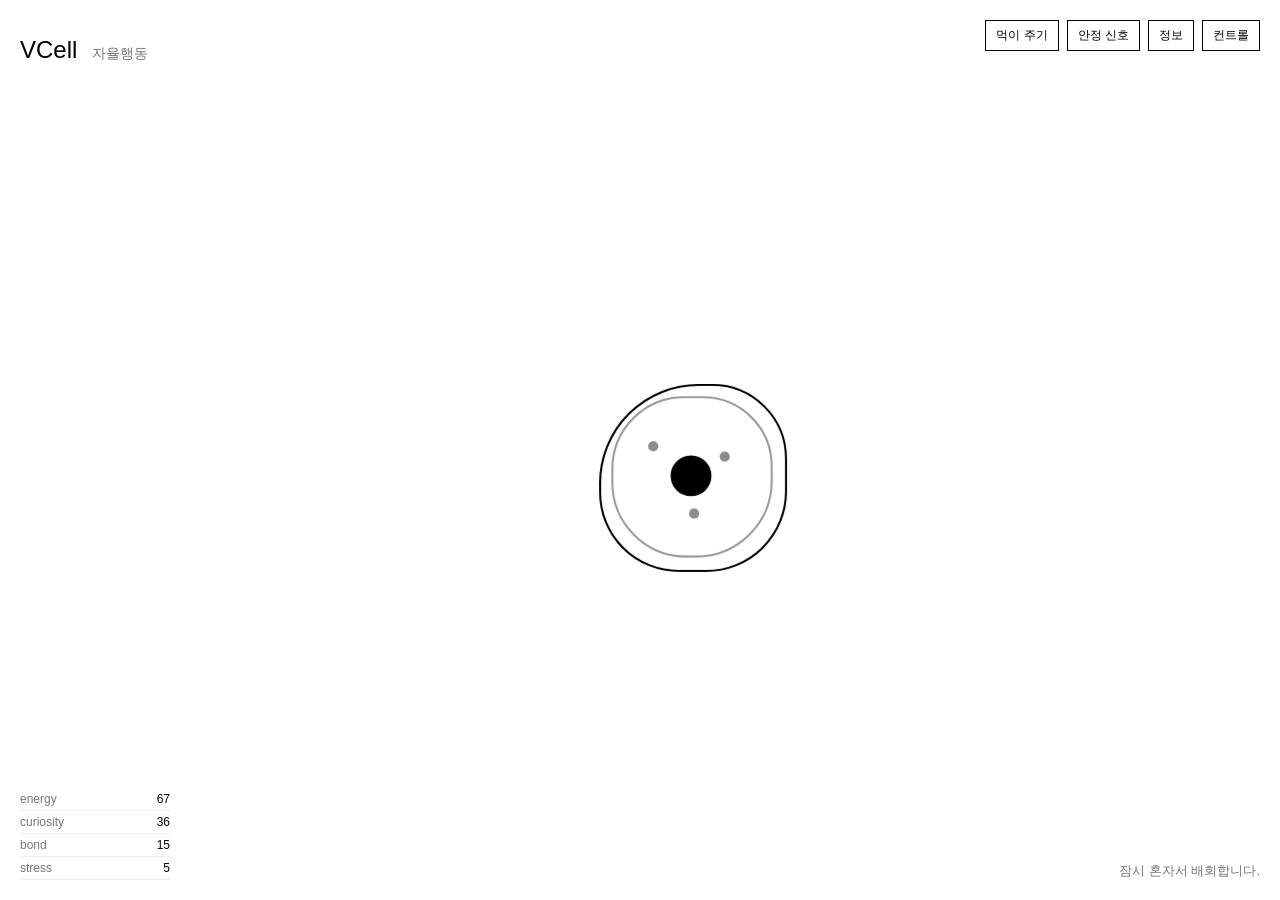
<file: vcell/index.html>
<!DOCTYPE html>
<html>
<head>
  <meta charset="UTF-8" />
  <meta name="viewport" content="width=device-width, initial-scale=1.0" />
  <title>VCell | 가상 세포</title>
  <link rel="stylesheet" href="./style.css" />
</head>
<body>
  <h1>VCell <em id="cellName" hidden></em> <span id="mood">차분함</span></h1>

  <div class="cell" id="cell">
    <div class="wall"></div>
    <div class="organelle a"></div>
    <div class="organelle b"></div>
    <div class="organelle c"></div>
    <div class="nucleus"></div>
  </div>

  <div class="status">
    <div class="stat-item" tabindex="0" data-tip="움직임과 반응 속도에 영향을 줍니다. 낮아지면 거의 움직이지 못합니다.">
      <span>energy</span><b id="energyText">72</b>
    </div>
    <div class="stat-item" tabindex="0" data-tip="낮아질수록 자율행동 경향이 커지고, 높을수록 움직임에 더 관심을 보입니다.">
      <span>curiosity</span><b id="curiosityText">38</b>
    </div>
    <div class="stat-item" tabindex="0" data-tip="사용자와의 유대감입니다. 일정 구간에서 마우스 쪽으로 가장 적극적으로 접근합니다.">
      <span>bond</span><b id="bondText">12</b>
    </div>
    <div class="stat-item" tabindex="0" data-tip="자극으로 인한 긴장도입니다. 높아지면 떨림과 회피 반응이 강해집니다.">
      <span>stress</span><b id="stressText">8</b>
    </div>
  </div>

  <p id="message">가까이 움직이고, 잠시 기다린 뒤 부드럽게 클릭해보세요.</p>

  <div class="controls">
    <button id="feedBtn">먹이 주기</button>
    <button id="sootheBtn">안정 신호</button>
    <button id="infoBtn" aria-expanded="false" aria-controls="infoPanel">정보</button>
    <button id="controlBtn" aria-expanded="false" aria-controls="controlPanel">컨트롤</button>

    <div class="info-popover" id="infoPanel" hidden>
      <strong>VCell 정보</strong>
      <p>VCell은 마우스 움직임과 신호에 반응하는 가상 세포입니다.</p>
      <p>더블클릭하면 burst 후 새로운 위치에서 다시 형성됩니다.</p>
      <p>스탯 위에 마우스를 올리면 각 수치의 역할을 볼 수 있습니다.</p>

      <div class="graph-block">
        <div class="graph-title">stat history</div>
        <canvas id="statGraph" width="220" height="92"></canvas>
        <div class="graph-legend">
          <span>energy</span>
          <span>curiosity</span>
          <span>bond</span>
          <span>stress</span>
        </div>
      </div>

      <div class="name-field">
        <label for="nameInput">이름</label>
        <input id="nameInput" maxlength="14" autocomplete="off" placeholder="이름 붙이기" />
        <button id="saveNameBtn">저장</button>
      </div>
    </div>

    <div class="control-popover" id="controlPanel" hidden>
      <button id="callBtn">호출 신호</button>
      <button id="observeBtn">관찰 모드</button>
      <button id="restBtn">휴식 명령</button>
    </div>
  </div>

  <script src="./script.js"></script>
</body>
</html>
</file>
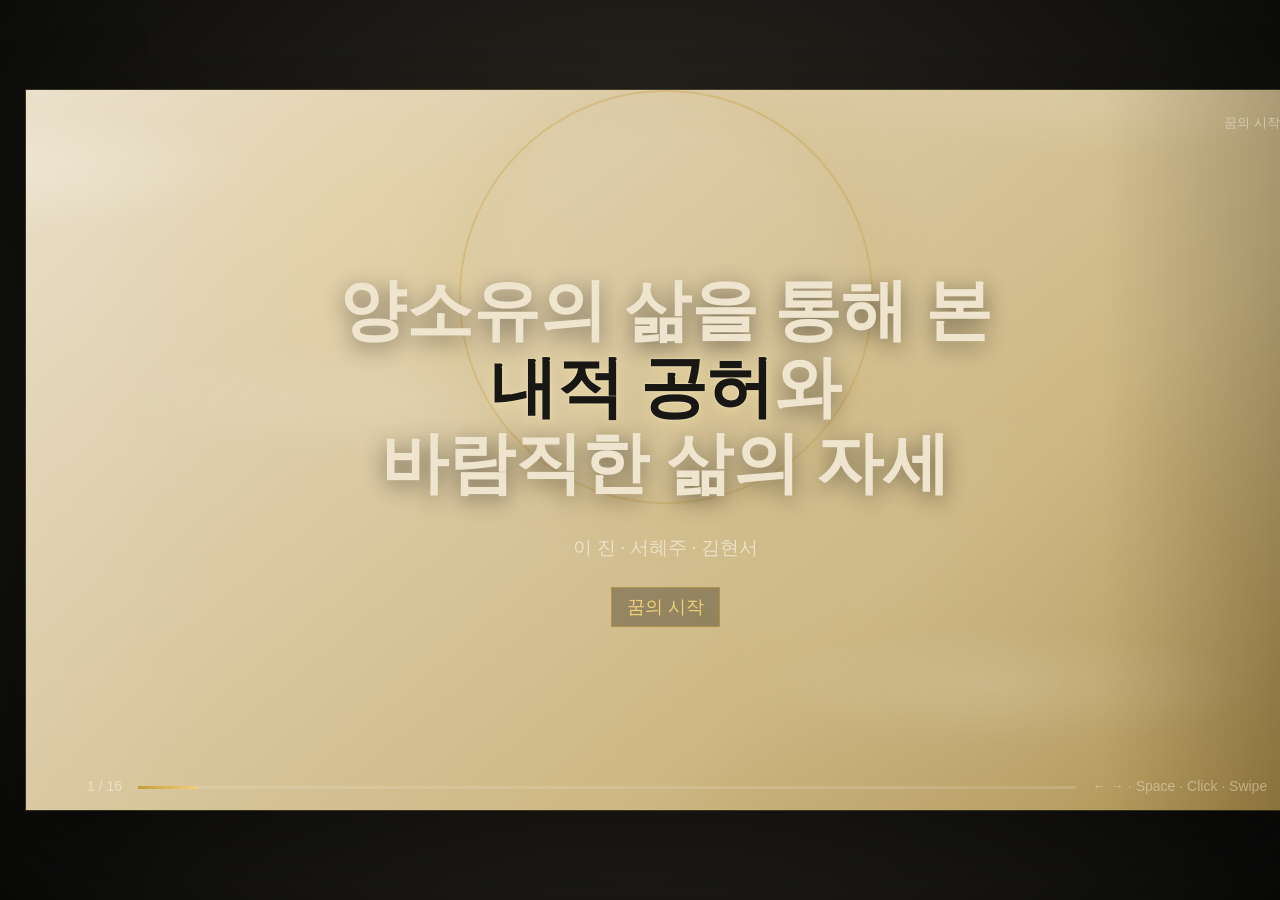
<file: ppt.html>
﻿<!doctype html>
<html lang="ko">
<head>
<meta charset="utf-8" />
<meta name="viewport" content="width=device-width, initial-scale=1" />
<title>양소유의 삶을 통해 본 내적 공허와 바람직한 삶의 자세</title>
<style>
:root{
  --ink:#171713;
  --ink-soft:#2c2b24;
  --paper:#efe5cf;
  --paper-deep:#d7c39a;
  --gold:#c49a3d;
  --gold-bright:#f0d178;
  --fog:#d8d5c8;
  --white:#f7f4ea;
  --shadow:rgba(15,13,8,.48);
}
*{box-sizing:border-box} html,body{height:100%;margin:0;overflow:hidden;background:var(--ink);color:var(--paper);font-family:"Noto Serif KR","Malgun Gothic","Apple SD Gothic Neo",serif;letter-spacing:0}
body{display:grid;place-items:center;touch-action:pan-y}
.deck{position:relative;width:100vw;height:100vh;background:radial-gradient(circle at 50% 46%,#3a3328 0%,#1f1d18 48%,#090908 100%);overflow:hidden}
.ratio{position:absolute;inset:0;display:grid;place-items:center;padding:clamp(14px,2vw,28px)}
.stage{position:relative;width:min(100vw,177.78vh);height:min(56.25vw,100vh);overflow:hidden;background:#111;box-shadow:0 0 0 1px rgba(240,209,120,.18),0 32px 80px rgba(0,0,0,.42)}
.slide{position:absolute;inset:0;padding:clamp(36px,5.3vw,86px);display:grid;align-content:center;justify-items:center;opacity:0;transform:translateX(3.5%) scale(.985);transition:opacity .75s ease,transform .75s ease;pointer-events:none;background:linear-gradient(135deg,#1a1814,#2b251c 45%,#100f0d);isolation:isolate}
.slide.active{opacity:1;transform:none;pointer-events:auto}.slide.prev{transform:translateX(-3.5%) scale(.985)}
.slide::before{content:"";position:absolute;inset:0;background:radial-gradient(circle at 26% 20%,rgba(240,209,120,.14),transparent 22%),radial-gradient(circle at 76% 82%,rgba(216,213,200,.12),transparent 24%),linear-gradient(90deg,rgba(255,255,255,.035),transparent 16%,transparent 84%,rgba(0,0,0,.22));z-index:-2}.slide::after{content:"";position:absolute;inset:-15%;background:repeating-linear-gradient(90deg,rgba(255,255,255,.018) 0 1px,transparent 1px 26px),repeating-linear-gradient(0deg,rgba(255,255,255,.012) 0 1px,transparent 1px 32px);mix-blend-mode:soft-light;z-index:-1}.paper{background:linear-gradient(140deg,#eadfc8,#cdb783 68%,#a98b47)}.dark{background:radial-gradient(circle at 50% 45%,#27231d,#0c0c0b 66%,#020202)}.white{background:radial-gradient(circle at 50% 45%,#fffdf6,#eee8d8 60%,#d9ccb0);color:#191813}.black{background:#030303}.mist{background:radial-gradient(circle at 48% 42%,#3a342d,#111 58%,#050505)}
h1,h2,p{margin:0;text-align:center}h1{font-size:clamp(30px,5.2vw,76px);line-height:1.15;font-weight:700;text-shadow:0 5px 22px rgba(0,0,0,.45)}h2{font-size:clamp(28px,4.4vw,64px);font-weight:700;line-height:1.1}.sub{margin-top:clamp(16px,2.3vw,30px);font-size:clamp(14px,1.5vw,24px);line-height:1.7;color:rgba(239,229,207,.86)}.gold{color:var(--gold-bright);text-shadow:0 0 22px rgba(240,209,120,.34)}.small{font-size:clamp(13px,1.15vw,18px);opacity:.78}.caption{position:absolute;left:clamp(28px,4vw,64px);bottom:clamp(32px,4vw,64px);font-size:clamp(15px,1.5vw,24px);color:rgba(239,229,207,.72)}
.clouds{position:absolute;inset:-12%;z-index:-1;filter:blur(8px);opacity:.68}.clouds span{position:absolute;width:32%;height:13%;border-radius:50%;background:radial-gradient(ellipse,rgba(246,243,230,.55),rgba(246,243,230,.05) 68%,transparent);animation:cloud 18s linear infinite}.clouds span:nth-child(1){top:12%;left:-8%;animation-duration:23s}.clouds span:nth-child(2){top:38%;left:16%;animation-duration:31s;opacity:.48}.clouds span:nth-child(3){top:70%;left:55%;animation-duration:27s;opacity:.36}.clouds span:nth-child(4){top:4%;left:60%;animation-duration:36s;opacity:.42}.cover-void{color:#181713;text-shadow:0 0 2px rgba(255,248,224,.75),0 3px 14px rgba(255,238,166,.45)}@keyframes cloud{from{transform:translateX(-18%) scale(1)}to{transform:translateX(42%) scale(1.12)}}
.ink-ring{position:absolute;width:46vmin;height:46vmin;border:2px solid rgba(196,154,61,.36);border-radius:50%;box-shadow:inset 0 0 50px rgba(196,154,61,.08),0 0 70px rgba(196,154,61,.12);animation:pulse 5s ease-in-out infinite}.seal{margin-top:22px;padding:.4em .85em;border:1px solid rgba(196,154,61,.6);color:var(--gold-bright);font-size:clamp(15px,1.4vw,22px);background:rgba(20,16,11,.32)}@keyframes pulse{50%{transform:scale(1.05);opacity:.65}}
.path{display:flex;align-items:center;gap:clamp(12px,2vw,30px);font-size:clamp(28px,4vw,62px)}.path .arrow{color:var(--gold);animation:breath 1.8s ease-in-out infinite}@keyframes breath{50%{opacity:.35;transform:translateX(5px)}}.fade-up{opacity:0;transform:translateY(18px);animation:rise .8s forwards}.active .d1{animation-delay:.15s}.active .d2{animation-delay:.45s}.active .d3{animation-delay:.75s}.active .d4{animation-delay:1.05s}.active .d5{animation-delay:1.35s}@keyframes rise{to{opacity:1;transform:none}}
.achievements{display:grid;grid-template-columns:repeat(5,minmax(92px,1fr));gap:clamp(10px,1.4vw,18px);width:min(86%,980px);margin-top:32px}.badge{min-height:120px;border:1px solid rgba(240,209,120,.45);display:grid;place-items:center;text-align:center;font-size:clamp(18px,2vw,28px);background:linear-gradient(160deg,rgba(196,154,61,.24),rgba(255,255,255,.04));box-shadow:0 0 26px rgba(196,154,61,.12);position:relative;overflow:hidden}.badge::after{content:"달성";position:absolute;right:10px;bottom:8px;font-size:12px;color:rgba(240,209,120,.72)}
.orbit{position:relative;width:min(74vmin,760px);height:min(74vmin,760px);display:grid;place-items:center}.center-rank{width:28%;aspect-ratio:1;border-radius:50%;display:grid;place-items:center;background:radial-gradient(circle,var(--gold-bright),var(--gold) 62%,#4e3513);color:#20160a;font-size:clamp(24px,3vw,44px);box-shadow:0 0 52px rgba(240,209,120,.52)}.wife{position:absolute;width:clamp(76px,8vw,120px);height:clamp(76px,8vw,120px);border-radius:50%;border:1px solid rgba(240,209,120,.7);display:grid;place-items:center;background:rgba(24,20,14,.7);color:var(--paper);font-size:clamp(13px,1.2vw,18px);box-shadow:0 0 22px rgba(196,154,61,.2)}
.vanities{position:absolute;inset:0;z-index:-1;display:grid;place-items:center;pointer-events:none}.vanity{position:absolute;font-size:clamp(26px,4vw,62px);font-weight:700;color:transparent;text-shadow:none;animation:wordhold 6s ease-in-out infinite;animation-delay:var(--delay)}.vanity:nth-child(1){transform:translate(-245%,-165%)}.vanity:nth-child(2){transform:translate(190%,-150%)}.vanity:nth-child(3){transform:translate(-225%,160%)}.vanity:nth-child(4){transform:translate(205%,158%)}.vanity .piece{position:absolute;inset:0;font-style:normal;color:var(--gold-bright);opacity:0;text-shadow:0 0 18px rgba(240,209,120,.74),0 0 42px rgba(196,154,61,.44);animation:letterbreak 6s cubic-bezier(.2,.74,.13,1) infinite;animation-delay:var(--delay)}.vanity .p1{clip-path:polygon(0 0,52% 0,38% 34%,55% 53%,0 60%);--cx:-8%;--cy:-5%;--cr:-4deg;--px:-56%;--py:-74%;--pr:-24deg}.vanity .p2{clip-path:polygon(52% 0,100% 0,100% 44%,55% 53%,38% 34%);--cx:9%;--cy:-6%;--cr:5deg;--px:42%;--py:-86%;--pr:22deg}.vanity .p3{clip-path:polygon(0 60%,55% 53%,43% 100%,0 100%);--cx:-10%;--cy:7%;--cr:5deg;--px:-72%;--py:62%;--pr:28deg}.vanity .p4{clip-path:polygon(55% 53%,100% 44%,100% 100%,43% 100%);--cx:10%;--cy:8%;--cr:-6deg;--px:66%;--py:76%;--pr:-30deg}.vanity .p5{clip-path:polygon(38% 34%,55% 53%,43% 100%,28% 76%);--cx:0%;--cy:13%;--cr:2deg;--px:8%;--py:112%;--pr:12deg}@keyframes wordhold{0%,30%{opacity:0}38%,100%{opacity:1}}@keyframes letterbreak{0%,29%{opacity:0;transform:none;filter:blur(9px)}38%,55%{opacity:1;transform:none;filter:blur(0)}64%,76%{opacity:1;transform:translate(var(--cx),var(--cy)) rotate(var(--cr));filter:drop-shadow(0 0 4px rgba(5,4,3,.92))}100%{opacity:0;transform:translate(var(--px),var(--py)) rotate(var(--pr)) scale(.72);filter:blur(7px)}}
.graveyard{position:absolute;inset:auto 0 0;height:46%;z-index:-1;background:radial-gradient(ellipse at 50% 100%,rgba(0,0,0,.92),rgba(16,15,13,.68) 38%,transparent 72%)}.grave{position:absolute;left:var(--x);bottom:var(--y);width:var(--w);height:var(--h);border-radius:18px 18px 5px 5px;background:linear-gradient(125deg,#5c574e,#2b2925 54%,#11100f);box-shadow:inset 10px 0 12px rgba(255,255,255,.08),inset -14px 0 18px rgba(0,0,0,.5),0 18px 14px rgba(0,0,0,.42);transform:rotate(var(--r));opacity:var(--o);clip-path:polygon(0 18%,7% 7%,18% 0,82% 0,93% 7%,100% 18%,100% 100%,0 100%)}.grave::before{content:"";position:absolute;left:20%;right:20%;top:26%;height:3px;background:rgba(216,213,200,.18);box-shadow:0 14px 0 rgba(216,213,200,.11),0 28px 0 rgba(216,213,200,.07)}.grave::after{content:"";position:absolute;left:-18%;right:-18%;bottom:-12px;height:18px;border-radius:50%;background:rgba(0,0,0,.45);filter:blur(3px)}.grave.small{filter:blur(.4px);opacity:.58}.grave.far{filter:blur(1.1px);opacity:.36}.fog{position:absolute;inset:auto -10% 0;height:45%;background:radial-gradient(ellipse at 30% 65%,rgba(216,213,200,.22),transparent 45%),radial-gradient(ellipse at 70% 70%,rgba(216,213,200,.16),transparent 46%);filter:blur(18px);animation:fog 7s ease-in-out infinite alternate}@keyframes fog{to{transform:translateX(7%);opacity:.55}}
.cycle{display:grid;grid-template-columns:1fr;gap:10px;font-size:clamp(26px,4vw,58px);text-align:center}.cycle .item{opacity:0;animation:cycle 8s infinite}.cycle .item:nth-child(2){animation-delay:2s}.cycle .item:nth-child(3){animation-delay:4s}.cycle .item:nth-child(4){animation-delay:6s}@keyframes cycle{0%,20%{opacity:1;transform:scale(1)}28%,100%{opacity:.18;transform:scale(.92)}}
.void-word{position:absolute;inset:0;display:grid;place-items:center;font-size:clamp(48px,9vw,138px);color:var(--paper);opacity:0;animation:voidword 9s infinite}.void-word:nth-child(2){animation-delay:3s}.void-word:nth-child(3){animation-delay:6s}@keyframes voidword{0%,12%{opacity:0;filter:blur(8px)}24%,34%{opacity:1;filter:blur(0)}48%,100%{opacity:0;filter:blur(10px)}}
.modern-title{position:relative;z-index:2;transform:translateY(-8px)}.modern-title .sub{margin-top:14px}.cards{position:absolute;inset:0}.modern-card{position:absolute;padding:18px 24px;border:1px solid rgba(196,154,61,.38);background:rgba(239,229,207,.08);backdrop-filter:blur(6px);font-size:clamp(18px,2vw,31px);box-shadow:0 15px 45px rgba(0,0,0,.2);animation:float 5.5s ease-in-out infinite}.modern-card:nth-child(1){left:9%;top:21%}.modern-card:nth-child(2){right:5%;top:16%;animation-delay:.5s}.modern-card:nth-child(3){left:12%;bottom:20%;animation-delay:1s}.modern-card:nth-child(4){right:26%;bottom:12%;animation-delay:1.4s}.modern-card:nth-child(5){right:4%;bottom:16%;animation-delay:2s}@keyframes float{50%{transform:translateY(-18px)}}
.lesson-title{position:absolute;top:clamp(28px,4.4vw,68px);left:0;right:0;z-index:4}.lesson-title h2{font-size:clamp(28px,4vw,58px)}.lesson-title .sub{max-width:760px;margin:14px auto 0}.door-scene{position:absolute;inset:0;display:grid;place-items:center;z-index:-1}.gold-door{position:relative;width:min(34vw,330px);height:min(52vh,390px);perspective:900px}.door-panel{position:absolute;top:0;width:50%;height:100%;background:linear-gradient(115deg,#7d541b,#f0d178 42%,#8c5b1e 100%);border:1px solid rgba(255,231,141,.75);box-shadow:inset 0 0 38px rgba(255,248,210,.24),0 0 50px rgba(196,154,61,.28);transition:transform 1s}.door-panel.left{left:0;transform-origin:left center}.door-panel.right{right:0;transform-origin:right center}.door-word{position:absolute;inset:0;display:grid;place-items:center;font-size:clamp(28px,4vw,58px);color:#2a1b08;text-shadow:0 1px 0 rgba(255,244,180,.8);z-index:2}.active .door-panel.left{animation:openleft 3.5s 1.4s forwards}.active .door-panel.right{animation:openright 3.5s 1.4s forwards}.active .door-word{animation:fadeaway 2.2s 1.1s forwards}.door-light{position:absolute;inset:18% 36%;background:radial-gradient(ellipse,rgba(240,229,194,.75),rgba(176,199,199,.25) 45%,transparent 70%);filter:blur(18px);opacity:0}.active .door-light{animation:dawn 4s 2s forwards}.relic{position:absolute;font-size:clamp(22px,3vw,44px);filter:drop-shadow(0 0 12px rgba(240,209,120,.6));animation:float 5s ease-in-out infinite}.relic:nth-child(1){left:16%;top:27%}.relic:nth-child(2){right:18%;top:31%;animation-delay:.5s}.relic:nth-child(3){left:24%;bottom:23%;animation-delay:1s}.relic:nth-child(4){right:23%;bottom:24%;animation-delay:1.5s}.active .relic{animation:scatterdust 3.2s 1.5s forwards}.door-message{position:absolute;bottom:clamp(56px,7vw,96px);left:50%;width:min(86%,850px);transform:translateX(-50%);font-size:clamp(22px,2.8vw,43px);line-height:1.38;opacity:0;text-align:center}.active .door-message{animation:rise .9s 3.4s forwards}@keyframes openleft{to{transform:rotateY(-74deg)}}@keyframes openright{to{transform:rotateY(74deg)}}@keyframes fadeaway{to{opacity:0;filter:blur(8px)}}@keyframes dawn{to{opacity:1;inset:8% 24%;filter:blur(8px)}}@keyframes scatterdust{55%{opacity:.75}100%{opacity:0;transform:translate(var(--dx),var(--dy)) scale(.45) rotate(25deg);filter:blur(9px)}}.road-scene{position:absolute;inset:24% 5% 18%;display:grid;place-items:center;z-index:-1}.road{position:relative;width:min(86vw,920px);height:min(42vh,310px)}.road::before{content:"";position:absolute;left:9%;right:13%;top:52%;height:8px;transform:none;background:linear-gradient(90deg,var(--gold),rgba(239,229,207,.18));box-shadow:0 0 28px rgba(196,154,61,.25)}.road-node{position:absolute;top:43%;transform:translate(-50%,-50%);padding:9px 18px;border:1px solid rgba(240,209,120,.45);background:rgba(20,18,14,.82);color:var(--paper);font-size:clamp(16px,1.55vw,23px);white-space:nowrap}.road-node.n1{left:12%}.road-node.n2{left:43%}.road-node.n3{left:68%}.traveler{position:absolute;left:10%;top:52%;width:18px;height:18px;border-radius:50%;background:var(--gold-bright);box-shadow:0 0 20px rgba(240,209,120,.9);opacity:0;transform:translate(-50%,-50%)}.active .traveler{animation:walkroad 5s 1s forwards}.road-token{position:absolute;left:var(--left);top:var(--top);color:var(--gold-bright);font-size:clamp(19px,2vw,31px);font-weight:700;opacity:0;text-shadow:0 0 14px rgba(240,209,120,.55);white-space:nowrap}.active .road-token{animation:tokenpass 4.4s var(--delay) forwards}.end-door{position:absolute;right:7%;bottom:2%;width:96px;height:126px;border:1px solid rgba(240,209,120,.5);background:linear-gradient(110deg,#3a2915,#b98b33);box-shadow:0 0 30px rgba(196,154,61,.25)}.active .end-door{animation:doorfade 1.2s 5.2s forwards}.road-message{position:absolute;left:50%;bottom:clamp(18px,2.4vw,34px);width:min(84%,760px);transform:translateX(-50%);font-size:clamp(18px,2.05vw,30px);line-height:1.35;opacity:0;text-align:center;z-index:4}.active .road-message{animation:rise .8s 5.4s forwards}@keyframes walkroad{0%{opacity:1;left:10%}46%{left:43%}86%,100%{opacity:1;left:68%}}@keyframes tokenpass{0%,18%{opacity:0;transform:translateY(12px)}30%,86%{opacity:1;transform:none;filter:none}100%{opacity:.92;transform:none;filter:none}}@keyframes doorfade{to{opacity:.22;filter:blur(4px)}}.mirror-scene{position:absolute;inset:0;display:grid;place-items:center;z-index:-1}.mirror-door{position:relative;width:min(36vw,350px);height:min(56vh,410px);border-radius:48% 48% 10px 10px;border:2px solid rgba(216,213,200,.42);background:rgba(28,28,26,.86);box-shadow:inset 0 0 34px rgba(0,0,0,.62),0 18px 46px rgba(0,0,0,.45);overflow:hidden}.mirror-name,.viewer-shape{position:absolute;inset:0;display:grid;place-items:center;font-size:clamp(32px,5vw,70px)}.mirror-name{color:rgba(239,229,207,.88);animation:mirrorname 5.5s forwards}.viewer-shape{opacity:0}.viewer-shape::before{content:"";width:34%;height:54%;border-radius:50% 50% 42% 42%;background:#77736a;box-shadow:none}.active .viewer-shape{animation:viewer 5.5s 1.5s forwards}.mirror-question{position:absolute;bottom:clamp(48px,6vw,86px);font-size:clamp(22px,2.8vw,42px);text-align:center;color:var(--paper);opacity:0}.active .mirror-question{animation:rise .8s 2.4s forwards}@keyframes mirrorname{0%,45%{opacity:1;filter:blur(0)}75%,100%{opacity:0;filter:blur(10px)}}@keyframes viewer{0%,30%{opacity:0;filter:blur(8px)}60%,100%{opacity:.95;filter:blur(0)}}.three-doors{position:relative;display:flex;gap:clamp(14px,3vw,40px);align-items:center;justify-content:center;margin-top:34px}.mini-door{width:clamp(112px,14vw,170px);height:clamp(150px,20vw,235px);border:1px solid rgba(240,209,120,.55);border-radius:44% 44% 8px 8px;background:linear-gradient(135deg,#332514,#bf9340);display:grid;place-items:center;text-align:center;padding:18px;color:var(--paper);box-shadow:0 0 32px rgba(196,154,61,.2);animation:float 5s ease-in-out infinite}.mini-door:nth-child(2){animation-delay:.5s}.mini-door:nth-child(3){animation-delay:1s}.active .mini-door{animation:merge 3.2s 1.4s forwards}.synthesis{margin-top:34px;font-size:clamp(24px,3.2vw,50px);line-height:1.35;opacity:0}.active .synthesis{animation:rise .9s 3.8s forwards}@keyframes merge{to{transform:translateX(var(--mx)) scale(.92);opacity:.35;filter:blur(3px)}}
.arch-portal{position:relative;width:min(34vw,330px);height:min(53vh,400px);border-radius:48% 48% 8px 8px;background:#7b5a24;border:2px solid rgba(240,209,120,.55);box-shadow:0 22px 42px rgba(0,0,0,.34);overflow:hidden}.arch-portal .portal-word{display:none}.portal-zoom{transform-origin:50% 58%}.end-door.arch-portal{position:absolute;right:2%;top:22%;width:92px;height:122px}.active .end-door.arch-portal{animation:none}.mirror-door.portal-zoom{transform-origin:50% 55%}.mini-door.portal-zoom{border-radius:48% 48% 8px 8px}
.reflect{position:relative;width:min(78vmin,760px);height:min(62vmin,600px);display:grid;place-items:center}.me{font-size:clamp(66px,11vw,148px);color:var(--ink)}.desire{position:absolute;font-size:clamp(18px,2vw,30px);color:rgba(25,24,19,.72);animation:away 7s forwards infinite}.desire:nth-child(2){top:22%;left:20%}.desire:nth-child(3){top:22%;right:18%;animation-delay:.25s}.desire:nth-child(4){bottom:20%;left:22%;animation-delay:.5s}.desire:nth-child(5){bottom:20%;right:22%;animation-delay:.75s}@keyframes away{0%,25%{transform:none;opacity:1}80%,100%{transform:translate(var(--dx),var(--dy));opacity:0}}
.quote{max-width:920px;font-size:clamp(24px,3.2vw,52px);line-height:1.42;text-align:center}.quote .thin{font-weight:400;color:rgba(239,229,207,.74)}
.ui{position:absolute;left:0;right:0;bottom:0;height:46px;z-index:50;display:flex;align-items:center;gap:16px;padding:0 clamp(18px,3vw,42px);color:rgba(239,229,207,.78);font:14px/1.1 Arial,"Malgun Gothic",sans-serif;pointer-events:none}.bar{height:3px;flex:1;background:rgba(239,229,207,.18);overflow:hidden}.fill{height:100%;width:0;background:linear-gradient(90deg,var(--gold),var(--gold-bright));transition:width .5s ease}.hint{opacity:.62}.counter{min-width:58px;text-align:right}.nav{position:absolute;right:clamp(16px,2vw,32px);top:clamp(14px,2vw,24px);z-index:60;color:rgba(239,229,207,.62);font:13px Arial,"Malgun Gothic",sans-serif}
@media(max-width:760px){.ratio{padding:0}.stage{width:100vw;height:56.25vw;max-height:100vh}.slide{padding:24px}.achievements{grid-template-columns:repeat(2,1fr);width:92%;gap:8px}.badge{min-height:72px}.path{flex-direction:column;gap:8px}.path .arrow{transform:rotate(90deg)}.wife{width:58px;height:58px;font-size:11px}.ui{height:38px;font-size:12px}.hint{display:none}.quote{font-size:clamp(20px,5vw,34px)}}
</style>
</head>
<body>
<main class="deck" aria-label="구운몽 인터랙티브 발표">
  <div class="ratio"><section class="stage" id="stage">
    <article class="slide active paper" data-title="꿈의 시작">
      <div class="clouds"><span></span><span></span><span></span><span></span></div><div class="ink-ring"></div>
      <h1 class="fade-up d1">양소유의 삶을 통해 본<br><span class="cover-void">내적 공허</span>와<br>바람직한 삶의 자세</h1>
      <p class="sub fade-up d2">이 진 · 서혜주 · 김현서</p><div class="seal fade-up d3">꿈의 시작</div>
    </article>
    <article class="slide" data-title="서론">
      <h2 class="fade-up d1">성진은 꿈속에서<br><span class="gold">양소유</span>가 된다</h2>
      <div class="path fade-up d2"><span>성진</span><span class="arrow">→</span><span>꿈</span><span class="arrow">→</span><span class="gold">양소유</span></div>
      <p class="sub fade-up d3">『구운몽』은 꿈이라는 액자 속에서 욕망과 깨달음이 서로를 비추는 이야기다.</p>
    </article>
    <article class="slide" data-title="성공">
      <h2>양소유의 성공</h2><p class="sub">세상이 말하는 완벽한 삶이 하나씩 열린다.</p>
      <div class="achievements"><div class="badge fade-up d1">장원급제</div><div class="badge fade-up d2">승상</div><div class="badge fade-up d3">권력</div><div class="badge fade-up d4">명예</div><div class="badge fade-up d5">부</div></div>
    </article>
    <article class="slide" data-title="부귀영화">
      <h2 class="caption">부귀영화의 절정</h2><div class="orbit"><div class="center-rank">승상</div></div>
    </article>
    <article class="slide dark" data-title="반전">
      <div class="vanities"><span class="vanity" style="--delay:.1s">권력<i class="piece p1">권력</i><i class="piece p2">권력</i><i class="piece p3">권력</i><i class="piece p4">권력</i><i class="piece p5">권력</i></span><span class="vanity" style="--delay:.45s">명예<i class="piece p1">명예</i><i class="piece p2">명예</i><i class="piece p3">명예</i><i class="piece p4">명예</i><i class="piece p5">명예</i></span><span class="vanity" style="--delay:.8s">부<i class="piece p1">부</i><i class="piece p2">부</i><i class="piece p3">부</i><i class="piece p4">부</i><i class="piece p5">부</i></span><span class="vanity" style="--delay:1.15s">사랑<i class="piece p1">사랑</i><i class="piece p2">사랑</i><i class="piece p3">사랑</i><i class="piece p4">사랑</i><i class="piece p5">사랑</i></span></div>
      <h2 class="fade-up d1">그는 모든 것을 가졌다.</h2><p class="sub fade-up d3 gold">그런데 왜 공허했을까?</p>
    </article>
    <article class="slide mist" data-title="내적 공허">
      <div class="graveyard"><i class="grave far" style="--x:9%;--y:24%;--w:58px;--h:82px;--r:-13deg;--o:.42"></i><i class="grave small" style="--x:21%;--y:17%;--w:72px;--h:108px;--r:8deg;--o:.62"></i><i class="grave" style="--x:33%;--y:8%;--w:94px;--h:144px;--r:-6deg;--o:.82"></i><i class="grave small" style="--x:48%;--y:22%;--w:68px;--h:98px;--r:14deg;--o:.56"></i><i class="grave" style="--x:59%;--y:10%;--w:90px;--h:132px;--r:5deg;--o:.76"></i><i class="grave far" style="--x:72%;--y:26%;--w:56px;--h:78px;--r:-10deg;--o:.38"></i><i class="grave small" style="--x:82%;--y:14%;--w:76px;--h:112px;--r:11deg;--o:.54"></i><i class="grave far" style="--x:17%;--y:36%;--w:52px;--h:68px;--r:17deg;--o:.3"></i><i class="grave far" style="--x:66%;--y:38%;--w:50px;--h:64px;--r:-18deg;--o:.3"></i></div><div class="fog"></div><h2 class="fade-up d2">영웅들도 결국<br><span class="gold">무덤만 남았다.</span></h2><p class="sub fade-up d3">영원할 것 같던 권력과 명예는 안개처럼 흩어진다.</p>
    </article>
    <article class="slide" data-title="욕망의 순환">
      <h2 class="caption">욕망은 끝이 아니라 다음 욕망의 시작</h2><div class="cycle"><div class="item gold">욕망</div><div class="item">성취</div><div class="item">만족</div><div class="item">새로운 욕망</div></div>
    </article>
    <article class="slide black" data-title="불교적 해석">
      <div class="void-word">제행무상</div><div class="void-word">공</div><div class="void-word">일장춘몽</div>
    </article>
    <article class="slide" data-title="현대 사회">
      <div class="modern-title"><h2>현대판 양소유</h2><p class="sub">오늘의 욕망도 다른 이름으로 떠다닌다.</p></div>
      <div class="cards"><div class="modern-card">명문대</div><div class="modern-card">높은 연봉</div><div class="modern-card">취업 성공</div><div class="modern-card">SNS 좋아요</div><div class="modern-card">사회적 인정</div></div>
    </article>
    <article class="slide white" data-title="질문">
      <h1>정말<br>행복해졌는가?</h1>
    </article>
    <article class="slide dark gateway" data-title="첫 번째 문">
      <div class="lesson-title"><h2>집착을 내려놓기</h2><p class="sub">외적 성취에 대한 집착은<br>오히려 고통의 원인이 된다.</p></div>
      <div class="door-scene"><div class="door-light"></div><span class="relic" style="left:15%;top:25%;--dx:-130px;--dy:-90px">♛</span><span class="relic" style="right:17%;top:30%;--dx:130px;--dy:-80px">◆</span><span class="relic" style="left:24%;bottom:24%;--dx:-120px;--dy:90px">●</span><span class="relic" style="right:23%;bottom:24%;--dx:120px;--dy:90px">▣</span><div class="arch-portal portal-zoom"></div></div>
      <p class="door-message">가진 것이 괴로움이 아니라<br>놓지 못하는 마음이 괴로움이다.</p>
    </article>
    <article class="slide gateway" data-title="두 번째 문">
      <div class="lesson-title"><h2>경험을 통해 배우기</h2><p class="sub">삶을 회피하는 것이 아니라<br>삶을 살아낸 뒤에 본질을 깨닫는다.</p></div>
      <div class="road-scene"><div class="road"><div class="road-node n1">성진</div><div class="road-node n2">양소유</div><div class="road-node n3">깨달은 성진</div><div class="traveler"></div><span class="road-token" style="--left:20%;--top:12%;--delay:1.2s">권력</span><span class="road-token" style="--left:53%;--top:74%;--delay:2s">사랑</span><span class="road-token" style="--left:30%;--top:75%;--delay:2.8s">부귀영화</span><div class="end-door arch-portal portal-zoom"></div><p class="road-message">깨달음은 경험을 통과한 자에게 찾아온다.</p></div></div>
    </article>
    <article class="slide black gateway" data-title="세 번째 문">
      <div class="lesson-title"><h2>자기 성찰</h2><p class="sub">꿈에서 깨어나는 것은<br>자기 자신을 돌아보는 것이다.</p></div>
      <div class="mirror-scene"><div class="mirror-door portal-zoom"><div class="mirror-name">양소유</div></div></div>
      <p class="mirror-question">나는 지금 무엇을 위해 살아가고 있는가?</p>
    </article>
    <article class="slide dark gateway" data-title="세 문 종합">
      <h2>양소유가 남긴 세 가지 깨달음</h2>
      <div class="three-doors"><div class="mini-door" style="--mx:112%">집착을<br>내려놓기</div><div class="mini-door portal-zoom" style="--mx:0">경험을 통해<br>배우기</div><div class="mini-door" style="--mx:-112%">자기 성찰</div></div>
      <p class="synthesis">집착을 내려놓고<br>경험 속에서 배우며<br>끊임없이 자신을 돌아보라.</p>
    </article>
    <article class="slide dark" data-title="결론">
      <p class="quote fade-up d1">계속 변하는<br><span class="gold">'나'의 자그마한 진심</span>을 들어주고</p>
      <p class="quote thin fade-up d2">집착은 조금씩 내려놓는다면</p>
      <p class="quote fade-up d3">깨달음을 얻은 척<br>흉내 정도는 내볼 수 있지 않을까.</p>
    </article>
    <article class="slide paper" data-title="감사합니다">
      <div class="clouds"><span></span><span></span><span></span><span></span></div><div class="ink-ring"></div><h1 class="fade-up d1">감사합니다</h1><p class="sub fade-up d2">꿈에서 깨어난 뒤에도 질문은 남는다.</p><div class="seal fade-up d3">어떻게 살 것인가</div>
    </article>
    <div class="nav" id="title">꿈의 시작</div><div class="ui"><span class="counter" id="counter">1 / 16</span><div class="bar"><div class="fill" id="fill"></div></div><span class="hint">← → · Space · Click · Swipe</span></div>
  </section></div>
</main>
<script>
(() => {
  const slides = [...document.querySelectorAll('.slide')];
  const stage = document.getElementById('stage');
  const counter = document.getElementById('counter');
  const fill = document.getElementById('fill');
  const title = document.getElementById('title');
  let index = 0;
  let startX = 0;

  function placeOrbit(){
    const orbit = document.querySelector('.orbit');
    if(!orbit || orbit.dataset.ready) return;
    ['정경패','가춘운','계섬월','적경홍','심요연','백능파','난양공주','진채봉'].forEach((name,i)=>{
      const node=document.createElement('div'); node.className='wife'; node.textContent=name;
      const angle=(i/8)*Math.PI*2-Math.PI/2; const r=42;
      node.style.left=`calc(50% + ${Math.cos(angle)*r}% - 60px)`;
      node.style.top=`calc(50% + ${Math.sin(angle)*r}% - 60px)`;
      node.style.animation=`float ${4.8+i*.18}s ease-in-out infinite`;
      orbit.appendChild(node);
    });
    orbit.dataset.ready='1';
  }

  function show(next){
    if(next<0 || next>=slides.length) return;
    const current = slides[index];
    current.classList.remove('zooming');
    current.classList.remove('active');
    if (next > index) current.classList.add('prev');
    else current.classList.remove('prev');
    index = next;
    slides.forEach((s,i)=>{ if(i!==index) s.classList.remove('active','zooming'); });
    slides[index].classList.add('active');
    slides[index].classList.remove('prev');
    counter.textContent = `${index+1} / ${slides.length}`;
    fill.style.width = `${((index+1)/slides.length)*100}%`;
    title.textContent = slides[index].dataset.title || '';
  }

  placeOrbit();
  show(0);
  document.addEventListener('keydown', e => {
    if(['ArrowRight',' ','PageDown','Enter'].includes(e.key)){ e.preventDefault(); show(index+1); }
    if(['ArrowLeft','Backspace','PageUp'].includes(e.key)){ e.preventDefault(); show(index-1); }
    if(e.key === 'Home') show(0);
    if(e.key === 'End') show(slides.length-1);
  });
  stage.addEventListener('click', e => { if(!e.target.closest('.ui')) show(index+1); });
  stage.addEventListener('touchstart', e => startX = e.touches[0].clientX, {passive:true});
  stage.addEventListener('touchend', e => {
    const dx = e.changedTouches[0].clientX - startX;
    if(Math.abs(dx) > 45) show(index + (dx < 0 ? 1 : -1));
  }, {passive:true});
})();
</script>
</body>
</html>
</file>
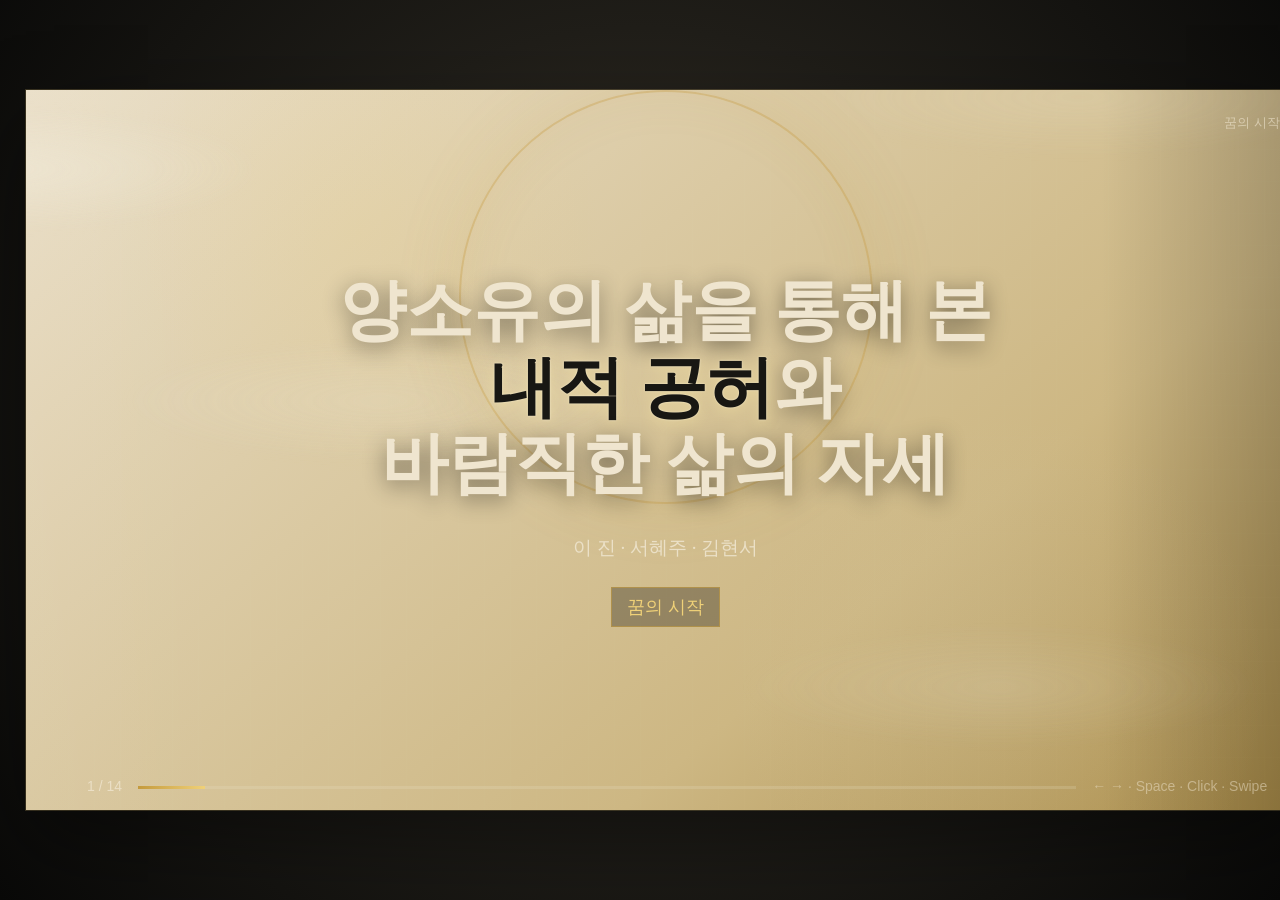
<file: ppt2.html>
<!doctype html>
<html lang="ko">
<head>
<meta charset="utf-8" />
<meta name="viewport" content="width=device-width, initial-scale=1" />
<title>양소유의 삶을 통해 본 내적 공허와 바람직한 삶의 자세</title>
<style>
:root{
  --ink:#171713;
  --ink-soft:#2c2b24;
  --paper:#efe5cf;
  --paper-deep:#d7c39a;
  --gold:#c49a3d;
  --gold-bright:#f0d178;
  --fog:#d8d5c8;
  --white:#f7f4ea;
  --shadow:rgba(15,13,8,.48);
}
*{box-sizing:border-box} html,body{height:100%;margin:0;overflow:hidden;background:var(--ink);color:var(--paper);font-family:"Noto Serif KR","Malgun Gothic","Apple SD Gothic Neo",serif;letter-spacing:0}
body{display:grid;place-items:center;touch-action:pan-y}
.deck{position:relative;width:100vw;height:100vh;background:radial-gradient(circle at 50% 46%,#3a3328 0%,#1f1d18 48%,#090908 100%);overflow:hidden}
.ratio{position:absolute;inset:0;display:grid;place-items:center;padding:clamp(14px,2vw,28px)}
.stage{position:relative;width:min(100vw,177.78vh);height:min(56.25vw,100vh);overflow:hidden;background:#111;box-shadow:0 0 0 1px rgba(240,209,120,.18),0 32px 80px rgba(0,0,0,.42)}
.slide{position:absolute;inset:0;padding:clamp(36px,5.3vw,86px);display:grid;align-content:center;justify-items:center;opacity:0;transform:translateX(3.5%) scale(.985);transition:opacity .75s ease,transform .75s ease;pointer-events:none;background:linear-gradient(135deg,#1a1814,#2b251c 45%,#100f0d);isolation:isolate}
.slide.active{opacity:1;transform:none;pointer-events:auto}.slide.prev{transform:translateX(-3.5%) scale(.985)}
.slide::before{content:"";position:absolute;inset:0;background:radial-gradient(circle at 26% 20%,rgba(240,209,120,.14),transparent 22%),radial-gradient(circle at 76% 82%,rgba(216,213,200,.12),transparent 24%),linear-gradient(90deg,rgba(255,255,255,.035),transparent 16%,transparent 84%,rgba(0,0,0,.22));z-index:-2}.slide::after{content:"";position:absolute;inset:-15%;background:repeating-linear-gradient(90deg,rgba(255,255,255,.018) 0 1px,transparent 1px 26px),repeating-linear-gradient(0deg,rgba(255,255,255,.012) 0 1px,transparent 1px 32px);mix-blend-mode:soft-light;z-index:-1}.paper{background:linear-gradient(140deg,#eadfc8,#cdb783 68%,#a98b47)}.dark{background:radial-gradient(circle at 50% 45%,#27231d,#0c0c0b 66%,#020202)}.white{background:radial-gradient(circle at 50% 45%,#fffdf6,#eee8d8 60%,#d9ccb0);color:#191813}.black{background:#030303}.mist{background:radial-gradient(circle at 48% 42%,#3a342d,#111 58%,#050505)}
h1,h2,p{margin:0;text-align:center}h1{font-size:clamp(30px,5.2vw,76px);line-height:1.15;font-weight:700;text-shadow:0 5px 22px rgba(0,0,0,.45)}h2{font-size:clamp(28px,4.4vw,64px);font-weight:700;line-height:1.1}.sub{margin-top:clamp(16px,2.3vw,30px);font-size:clamp(14px,1.5vw,24px);line-height:1.7;color:rgba(239,229,207,.86)}.gold{color:var(--gold-bright);text-shadow:0 0 22px rgba(240,209,120,.34)}.small{font-size:clamp(13px,1.15vw,18px);opacity:.78}.caption{position:absolute;left:clamp(28px,4vw,64px);bottom:clamp(32px,4vw,64px);font-size:clamp(15px,1.5vw,24px);color:rgba(239,229,207,.72)}
.clouds{position:absolute;inset:-12%;z-index:-1;filter:blur(8px);opacity:.68}.clouds span{position:absolute;width:32%;height:13%;border-radius:50%;background:radial-gradient(ellipse,rgba(246,243,230,.55),rgba(246,243,230,.05) 68%,transparent);animation:cloud 18s linear infinite}.clouds span:nth-child(1){top:12%;left:-8%;animation-duration:23s}.clouds span:nth-child(2){top:38%;left:16%;animation-duration:31s;opacity:.48}.clouds span:nth-child(3){top:70%;left:55%;animation-duration:27s;opacity:.36}.clouds span:nth-child(4){top:4%;left:60%;animation-duration:36s;opacity:.42}.cover-void{color:#181713;text-shadow:0 0 2px rgba(255,248,224,.75),0 3px 14px rgba(255,238,166,.45)}@keyframes cloud{from{transform:translateX(-18%) scale(1)}to{transform:translateX(42%) scale(1.12)}}
.ink-ring{position:absolute;width:46vmin;height:46vmin;border:2px solid rgba(196,154,61,.36);border-radius:50%;box-shadow:inset 0 0 50px rgba(196,154,61,.08),0 0 70px rgba(196,154,61,.12);animation:pulse 5s ease-in-out infinite}.seal{margin-top:22px;padding:.4em .85em;border:1px solid rgba(196,154,61,.6);color:var(--gold-bright);font-size:clamp(15px,1.4vw,22px);background:rgba(20,16,11,.32)}@keyframes pulse{50%{transform:scale(1.05);opacity:.65}}
.path{display:flex;align-items:center;gap:clamp(12px,2vw,30px);font-size:clamp(28px,4vw,62px)}.path .arrow{color:var(--gold);animation:breath 1.8s ease-in-out infinite}@keyframes breath{50%{opacity:.35;transform:translateX(5px)}}.fade-up{opacity:0;transform:translateY(18px);animation:rise .8s forwards}.active .d1{animation-delay:.15s}.active .d2{animation-delay:.45s}.active .d3{animation-delay:.75s}.active .d4{animation-delay:1.05s}.active .d5{animation-delay:1.35s}@keyframes rise{to{opacity:1;transform:none}}
.achievements{display:grid;grid-template-columns:repeat(5,minmax(92px,1fr));gap:clamp(10px,1.4vw,18px);width:min(86%,980px);margin-top:32px}.badge{min-height:120px;border:1px solid rgba(240,209,120,.45);display:grid;place-items:center;text-align:center;font-size:clamp(18px,2vw,28px);background:linear-gradient(160deg,rgba(196,154,61,.24),rgba(255,255,255,.04));box-shadow:0 0 26px rgba(196,154,61,.12);position:relative;overflow:hidden}.badge::after{content:"달성";position:absolute;right:10px;bottom:8px;font-size:12px;color:rgba(240,209,120,.72)}
.orbit{position:relative;width:min(74vmin,760px);height:min(74vmin,760px);display:grid;place-items:center}.center-rank{width:28%;aspect-ratio:1;border-radius:50%;display:grid;place-items:center;background:radial-gradient(circle,var(--gold-bright),var(--gold) 62%,#4e3513);color:#20160a;font-size:clamp(24px,3vw,44px);box-shadow:0 0 52px rgba(240,209,120,.52)}.wife{position:absolute;width:clamp(76px,8vw,120px);height:clamp(76px,8vw,120px);border-radius:50%;border:1px solid rgba(240,209,120,.7);display:grid;place-items:center;background:rgba(24,20,14,.7);color:var(--paper);font-size:clamp(13px,1.2vw,18px);box-shadow:0 0 22px rgba(196,154,61,.2)}
.vanities{position:absolute;inset:0;z-index:-1;display:grid;place-items:center;pointer-events:none}.vanity{position:absolute;font-size:clamp(26px,4vw,62px);font-weight:700;color:transparent;text-shadow:none;animation:wordhold 6s ease-in-out infinite;animation-delay:var(--delay)}.vanity:nth-child(1){transform:translate(-245%,-165%)}.vanity:nth-child(2){transform:translate(190%,-150%)}.vanity:nth-child(3){transform:translate(-225%,160%)}.vanity:nth-child(4){transform:translate(205%,158%)}.vanity .piece{position:absolute;inset:0;font-style:normal;color:var(--gold-bright);opacity:0;text-shadow:0 0 18px rgba(240,209,120,.74),0 0 42px rgba(196,154,61,.44);animation:letterbreak 6s cubic-bezier(.2,.74,.13,1) infinite;animation-delay:var(--delay)}.vanity .p1{clip-path:polygon(0 0,52% 0,38% 34%,55% 53%,0 60%);--cx:-8%;--cy:-5%;--cr:-4deg;--px:-56%;--py:-74%;--pr:-24deg}.vanity .p2{clip-path:polygon(52% 0,100% 0,100% 44%,55% 53%,38% 34%);--cx:9%;--cy:-6%;--cr:5deg;--px:42%;--py:-86%;--pr:22deg}.vanity .p3{clip-path:polygon(0 60%,55% 53%,43% 100%,0 100%);--cx:-10%;--cy:7%;--cr:5deg;--px:-72%;--py:62%;--pr:28deg}.vanity .p4{clip-path:polygon(55% 53%,100% 44%,100% 100%,43% 100%);--cx:10%;--cy:8%;--cr:-6deg;--px:66%;--py:76%;--pr:-30deg}.vanity .p5{clip-path:polygon(38% 34%,55% 53%,43% 100%,28% 76%);--cx:0%;--cy:13%;--cr:2deg;--px:8%;--py:112%;--pr:12deg}@keyframes wordhold{0%,30%{opacity:0}38%,100%{opacity:1}}@keyframes letterbreak{0%,29%{opacity:0;transform:none;filter:blur(9px)}38%,55%{opacity:1;transform:none;filter:blur(0)}64%,76%{opacity:1;transform:translate(var(--cx),var(--cy)) rotate(var(--cr));filter:drop-shadow(0 0 4px rgba(5,4,3,.92))}100%{opacity:0;transform:translate(var(--px),var(--py)) rotate(var(--pr)) scale(.72);filter:blur(7px)}}
.graveyard{position:absolute;inset:auto 0 0;height:46%;z-index:-1;background:radial-gradient(ellipse at 50% 100%,rgba(0,0,0,.92),rgba(16,15,13,.68) 38%,transparent 72%)}.grave{position:absolute;left:var(--x);bottom:var(--y);width:var(--w);height:var(--h);border-radius:18px 18px 5px 5px;background:linear-gradient(125deg,#5c574e,#2b2925 54%,#11100f);box-shadow:inset 10px 0 12px rgba(255,255,255,.08),inset -14px 0 18px rgba(0,0,0,.5),0 18px 14px rgba(0,0,0,.42);transform:rotate(var(--r));opacity:var(--o);clip-path:polygon(0 18%,7% 7%,18% 0,82% 0,93% 7%,100% 18%,100% 100%,0 100%)}.grave::before{content:"";position:absolute;left:20%;right:20%;top:26%;height:3px;background:rgba(216,213,200,.18);box-shadow:0 14px 0 rgba(216,213,200,.11),0 28px 0 rgba(216,213,200,.07)}.grave::after{content:"";position:absolute;left:-18%;right:-18%;bottom:-12px;height:18px;border-radius:50%;background:rgba(0,0,0,.45);filter:blur(3px)}.grave.small{filter:blur(.4px);opacity:.58}.grave.far{filter:blur(1.1px);opacity:.36}.fog{position:absolute;inset:auto -10% 0;height:45%;background:radial-gradient(ellipse at 30% 65%,rgba(216,213,200,.22),transparent 45%),radial-gradient(ellipse at 70% 70%,rgba(216,213,200,.16),transparent 46%);filter:blur(18px);animation:fog 7s ease-in-out infinite alternate}@keyframes fog{to{transform:translateX(7%);opacity:.55}}
.cycle{display:grid;grid-template-columns:1fr;gap:10px;font-size:clamp(26px,4vw,58px);text-align:center}.cycle .item{opacity:0;animation:cycle 8s infinite}.cycle .item:nth-child(2){animation-delay:2s}.cycle .item:nth-child(3){animation-delay:4s}.cycle .item:nth-child(4){animation-delay:6s}@keyframes cycle{0%,20%{opacity:1;transform:scale(1)}28%,100%{opacity:.18;transform:scale(.92)}}
.void-word{position:absolute;inset:0;display:grid;place-items:center;font-size:clamp(48px,9vw,138px);color:var(--paper);opacity:0;animation:voidword 9s infinite}.void-word:nth-child(2){animation-delay:3s}.void-word:nth-child(3){animation-delay:6s}@keyframes voidword{0%,12%{opacity:0;filter:blur(8px)}24%,34%{opacity:1;filter:blur(0)}48%,100%{opacity:0;filter:blur(10px)}}
.modern-title{position:relative;z-index:2;transform:translateY(-8px)}.modern-title .sub{margin-top:14px}.cards{position:absolute;inset:0}.modern-card{position:absolute;padding:18px 24px;border:1px solid rgba(196,154,61,.38);background:rgba(239,229,207,.08);backdrop-filter:blur(6px);font-size:clamp(18px,2vw,31px);box-shadow:0 15px 45px rgba(0,0,0,.2);animation:float 5.5s ease-in-out infinite}.modern-card:nth-child(1){left:9%;top:21%}.modern-card:nth-child(2){right:5%;top:16%;animation-delay:.5s}.modern-card:nth-child(3){left:12%;bottom:20%;animation-delay:1s}.modern-card:nth-child(4){right:26%;bottom:12%;animation-delay:1.4s}.modern-card:nth-child(5){right:4%;bottom:16%;animation-delay:2s}@keyframes float{50%{transform:translateY(-18px)}}
.lesson-title{position:absolute;top:clamp(28px,4.4vw,68px);left:0;right:0;z-index:4}.lesson-title h2{font-size:clamp(28px,4vw,58px)}.lesson-title .sub{max-width:760px;margin:14px auto 0}.door-scene{position:absolute;inset:0;display:grid;place-items:center;z-index:-1}.gold-door{position:relative;width:min(34vw,330px);height:min(52vh,390px);perspective:900px}.door-panel{position:absolute;top:0;width:50%;height:100%;background:linear-gradient(115deg,#7d541b,#f0d178 42%,#8c5b1e 100%);border:1px solid rgba(255,231,141,.75);box-shadow:inset 0 0 38px rgba(255,248,210,.24),0 0 50px rgba(196,154,61,.28);transition:transform 1s}.door-panel.left{left:0;transform-origin:left center}.door-panel.right{right:0;transform-origin:right center}.door-word{position:absolute;inset:0;display:grid;place-items:center;font-size:clamp(28px,4vw,58px);color:#2a1b08;text-shadow:0 1px 0 rgba(255,244,180,.8);z-index:2}.active .door-panel.left{animation:openleft 3.5s 1.4s forwards}.active .door-panel.right{animation:openright 3.5s 1.4s forwards}.active .door-word{animation:fadeaway 2.2s 1.1s forwards}.door-light{position:absolute;inset:18% 36%;background:radial-gradient(ellipse,rgba(240,229,194,.75),rgba(176,199,199,.25) 45%,transparent 70%);filter:blur(18px);opacity:0}.active .door-light{animation:dawn 4s 2s forwards}.relic{position:absolute;font-size:clamp(22px,3vw,44px);filter:drop-shadow(0 0 12px rgba(240,209,120,.6));animation:float 5s ease-in-out infinite}.relic:nth-child(1){left:16%;top:27%}.relic:nth-child(2){right:18%;top:31%;animation-delay:.5s}.relic:nth-child(3){left:24%;bottom:23%;animation-delay:1s}.relic:nth-child(4){right:23%;bottom:24%;animation-delay:1.5s}.active .relic{animation:scatterdust 3.2s 1.5s forwards}.door-message{position:absolute;bottom:clamp(56px,7vw,96px);left:50%;width:min(86%,850px);transform:translateX(-50%);font-size:clamp(22px,2.8vw,43px);line-height:1.38;opacity:0;text-align:center}.active .door-message{animation:rise .9s 3.4s forwards}@keyframes openleft{to{transform:rotateY(-74deg)}}@keyframes openright{to{transform:rotateY(74deg)}}@keyframes fadeaway{to{opacity:0;filter:blur(8px)}}@keyframes dawn{to{opacity:1;inset:8% 24%;filter:blur(8px)}}@keyframes scatterdust{55%{opacity:.75}100%{opacity:0;transform:translate(var(--dx),var(--dy)) scale(.45) rotate(25deg);filter:blur(9px)}}.road-scene{position:absolute;inset:24% 5% 18%;display:grid;place-items:center;z-index:-1}.road{position:relative;width:min(86vw,920px);height:min(42vh,310px)}.road::before{content:"";position:absolute;left:9%;right:13%;top:52%;height:8px;transform:none;background:linear-gradient(90deg,var(--gold),rgba(239,229,207,.18));box-shadow:0 0 28px rgba(196,154,61,.25)}.road-node{position:absolute;top:43%;transform:translate(-50%,-50%);padding:9px 18px;border:1px solid rgba(240,209,120,.45);background:rgba(20,18,14,.82);color:var(--paper);font-size:clamp(16px,1.55vw,23px);white-space:nowrap}.road-node.n1{left:12%}.road-node.n2{left:43%}.road-node.n3{left:68%}.traveler{position:absolute;left:10%;top:52%;width:18px;height:18px;border-radius:50%;background:var(--gold-bright);box-shadow:0 0 20px rgba(240,209,120,.9);opacity:0;transform:translate(-50%,-50%)}.active .traveler{animation:walkroad 5s 1s forwards}.road-token{position:absolute;left:var(--left);top:var(--top);color:var(--gold-bright);font-size:clamp(19px,2vw,31px);font-weight:700;opacity:0;text-shadow:0 0 14px rgba(240,209,120,.55);white-space:nowrap}.active .road-token{animation:tokenpass 4.4s var(--delay) forwards}.end-door{position:absolute;right:7%;bottom:2%;width:96px;height:126px;border:1px solid rgba(240,209,120,.5);background:linear-gradient(110deg,#3a2915,#b98b33);box-shadow:0 0 30px rgba(196,154,61,.25)}.active .end-door{animation:doorfade 1.2s 5.2s forwards}.road-message{position:absolute;left:50%;bottom:clamp(18px,2.4vw,34px);width:min(84%,760px);transform:translateX(-50%);font-size:clamp(18px,2.05vw,30px);line-height:1.35;opacity:0;text-align:center;z-index:4}.active .road-message{animation:rise .8s 5.4s forwards}@keyframes walkroad{0%{opacity:1;left:10%}46%{left:43%}86%,100%{opacity:1;left:68%}}@keyframes tokenpass{0%,18%{opacity:0;transform:translateY(12px)}30%,86%{opacity:1;transform:none;filter:none}100%{opacity:.92;transform:none;filter:none}}@keyframes doorfade{to{opacity:.22;filter:blur(4px)}}.mirror-scene{position:absolute;inset:0;display:grid;place-items:center;z-index:-1}.mirror-door{position:relative;width:min(36vw,350px);height:min(56vh,410px);border-radius:48% 48% 10px 10px;border:2px solid rgba(216,213,200,.42);background:rgba(28,28,26,.86);box-shadow:inset 0 0 34px rgba(0,0,0,.62),0 18px 46px rgba(0,0,0,.45);overflow:hidden}.mirror-name,.viewer-shape{position:absolute;inset:0;display:grid;place-items:center;font-size:clamp(32px,5vw,70px)}.mirror-name{color:rgba(239,229,207,.88);animation:mirrorname 5.5s forwards}.viewer-shape{opacity:0}.viewer-shape::before{content:"";width:34%;height:54%;border-radius:50% 50% 42% 42%;background:#77736a;box-shadow:none}.active .viewer-shape{animation:viewer 5.5s 1.5s forwards}.mirror-question{position:absolute;bottom:clamp(48px,6vw,86px);font-size:clamp(22px,2.8vw,42px);text-align:center;color:var(--paper);opacity:0}.active .mirror-question{animation:rise .8s 2.4s forwards}@keyframes mirrorname{0%,45%{opacity:1;filter:blur(0)}75%,100%{opacity:0;filter:blur(10px)}}@keyframes viewer{0%,30%{opacity:0;filter:blur(8px)}60%,100%{opacity:.95;filter:blur(0)}}.three-doors{position:relative;display:flex;gap:clamp(14px,3vw,40px);align-items:center;justify-content:center;margin-top:34px}.mini-door{width:clamp(112px,14vw,170px);height:clamp(150px,20vw,235px);border:1px solid rgba(240,209,120,.55);border-radius:44% 44% 8px 8px;background:linear-gradient(135deg,#332514,#bf9340);display:grid;place-items:center;text-align:center;padding:18px;color:var(--paper);box-shadow:0 0 32px rgba(196,154,61,.2);animation:float 5s ease-in-out infinite}.mini-door:nth-child(2){animation-delay:.5s}.mini-door:nth-child(3){animation-delay:1s}.active .mini-door{animation:merge 3.2s 1.4s forwards}.synthesis{margin-top:34px;font-size:clamp(24px,3.2vw,50px);line-height:1.35;opacity:0}.active .synthesis{animation:rise .9s 3.8s forwards}@keyframes merge{to{transform:translateX(var(--mx)) scale(.92);opacity:.35;filter:blur(3px)}}
.arch-portal{position:relative;width:min(34vw,330px);height:min(53vh,400px);border-radius:48% 48% 8px 8px;background:#7b5a24;border:2px solid rgba(240,209,120,.55);box-shadow:0 22px 42px rgba(0,0,0,.34);overflow:hidden}.arch-portal .portal-word{display:none}.portal-zoom{transform-origin:50% 58%}.end-door.arch-portal{position:absolute;right:2%;top:22%;width:92px;height:122px}.active .end-door.arch-portal{animation:none}.mirror-door.portal-zoom{transform-origin:50% 55%}.mini-door.portal-zoom{border-radius:48% 48% 8px 8px}
.reflect{position:relative;width:min(78vmin,760px);height:min(62vmin,600px);display:grid;place-items:center}.me{font-size:clamp(66px,11vw,148px);color:var(--ink)}.desire{position:absolute;font-size:clamp(18px,2vw,30px);color:rgba(25,24,19,.72);animation:away 7s forwards infinite}.desire:nth-child(2){top:22%;left:20%}.desire:nth-child(3){top:22%;right:18%;animation-delay:.25s}.desire:nth-child(4){bottom:20%;left:22%;animation-delay:.5s}.desire:nth-child(5){bottom:20%;right:22%;animation-delay:.75s}@keyframes away{0%,25%{transform:none;opacity:1}80%,100%{transform:translate(var(--dx),var(--dy));opacity:0}}
.quote{max-width:920px;font-size:clamp(24px,3.2vw,52px);line-height:1.42;text-align:center}.quote .thin{font-weight:400;color:rgba(239,229,207,.74)}
.ui{position:absolute;left:0;right:0;bottom:0;height:46px;z-index:50;display:flex;align-items:center;gap:16px;padding:0 clamp(18px,3vw,42px);color:rgba(239,229,207,.78);font:14px/1.1 Arial,"Malgun Gothic",sans-serif;pointer-events:none}.bar{height:3px;flex:1;background:rgba(239,229,207,.18);overflow:hidden}.fill{height:100%;width:0;background:linear-gradient(90deg,var(--gold),var(--gold-bright));transition:width .5s ease}.hint{opacity:.62}.counter{min-width:58px;text-align:right}.nav{position:absolute;right:clamp(16px,2vw,32px);top:clamp(14px,2vw,24px);z-index:60;color:rgba(239,229,207,.62);font:13px Arial,"Malgun Gothic",sans-serif}
@media(max-width:760px){.ratio{padding:0}.stage{width:100vw;height:56.25vw;max-height:100vh}.slide{padding:24px}.achievements{grid-template-columns:repeat(2,1fr);width:92%;gap:8px}.badge{min-height:72px}.path{flex-direction:column;gap:8px}.path .arrow{transform:rotate(90deg)}.wife{width:58px;height:58px;font-size:11px}.ui{height:38px;font-size:12px}.hint{display:none}.quote{font-size:clamp(20px,5vw,34px)}}
</style>
</head>
<body>
<main class="deck" aria-label="구운몽 인터랙티브 발표">
  <div class="ratio"><section class="stage" id="stage">
    <article class="slide active paper" data-title="꿈의 시작">
      <div class="clouds"><span></span><span></span><span></span><span></span></div><div class="ink-ring"></div>
      <h1 class="fade-up d1">양소유의 삶을 통해 본<br><span class="cover-void">내적 공허</span>와<br>바람직한 삶의 자세</h1>
      <p class="sub fade-up d2">이 진 · 서혜주 · 김현서</p><div class="seal fade-up d3">꿈의 시작</div>
    </article>
    <article class="slide" data-title="서론">
      <h2 class="fade-up d1">성진은 꿈속에서<br><span class="gold">양소유</span>가 된다</h2>
      <div class="path fade-up d2"><span>성진</span><span class="arrow">→</span><span>꿈</span><span class="arrow">→</span><span class="gold">양소유</span></div>
      <p class="sub fade-up d3">『구운몽』은 꿈이라는 액자 속에서 욕망과 깨달음이 서로를 비추는 이야기다.</p>
    </article>
    <article class="slide" data-title="성공">
      <h2>양소유의 성공</h2><p class="sub">세상이 말하는 완벽한 삶이 하나씩 열린다.</p>
      <div class="achievements"><div class="badge fade-up d1">장원급제</div><div class="badge fade-up d2">승상</div><div class="badge fade-up d3">권력</div><div class="badge fade-up d4">명예</div><div class="badge fade-up d5">부</div></div>
    </article>
    <article class="slide" data-title="부귀영화">
      <h2 class="caption">부귀영화의 절정</h2><div class="orbit"><div class="center-rank">승상</div></div>
    </article>
    <article class="slide dark" data-title="반전">
      <div class="vanities"><span class="vanity" style="--delay:.1s">권력<i class="piece p1">권력</i><i class="piece p2">권력</i><i class="piece p3">권력</i><i class="piece p4">권력</i><i class="piece p5">권력</i></span><span class="vanity" style="--delay:.45s">명예<i class="piece p1">명예</i><i class="piece p2">명예</i><i class="piece p3">명예</i><i class="piece p4">명예</i><i class="piece p5">명예</i></span><span class="vanity" style="--delay:.8s">부<i class="piece p1">부</i><i class="piece p2">부</i><i class="piece p3">부</i><i class="piece p4">부</i><i class="piece p5">부</i></span><span class="vanity" style="--delay:1.15s">사랑<i class="piece p1">사랑</i><i class="piece p2">사랑</i><i class="piece p3">사랑</i><i class="piece p4">사랑</i><i class="piece p5">사랑</i></span></div>
      <h2 class="fade-up d1">그는 모든 것을 가졌다.</h2><p class="sub fade-up d3 gold">그런데 왜 공허했을까?</p>
    </article>
    <article class="slide mist" data-title="내적 공허">
      <div class="graveyard"><i class="grave far" style="--x:9%;--y:24%;--w:58px;--h:82px;--r:-13deg;--o:.42"></i><i class="grave small" style="--x:21%;--y:17%;--w:72px;--h:108px;--r:8deg;--o:.62"></i><i class="grave" style="--x:33%;--y:8%;--w:94px;--h:144px;--r:-6deg;--o:.82"></i><i class="grave small" style="--x:48%;--y:22%;--w:68px;--h:98px;--r:14deg;--o:.56"></i><i class="grave" style="--x:59%;--y:10%;--w:90px;--h:132px;--r:5deg;--o:.76"></i><i class="grave far" style="--x:72%;--y:26%;--w:56px;--h:78px;--r:-10deg;--o:.38"></i><i class="grave small" style="--x:82%;--y:14%;--w:76px;--h:112px;--r:11deg;--o:.54"></i><i class="grave far" style="--x:17%;--y:36%;--w:52px;--h:68px;--r:17deg;--o:.3"></i><i class="grave far" style="--x:66%;--y:38%;--w:50px;--h:64px;--r:-18deg;--o:.3"></i></div><div class="fog"></div><h2 class="fade-up d2">영웅들도 결국<br><span class="gold">무덤만 남았다.</span></h2><p class="sub fade-up d3">영원할 것 같던 권력과 명예는 안개처럼 흩어진다.</p>
    </article>
    <article class="slide" data-title="욕망의 순환">
      <h2 class="caption">욕망은 끝이 아니라 다음 욕망의 시작</h2><div class="cycle"><div class="item gold">욕망</div><div class="item">성취</div><div class="item">만족</div><div class="item">새로운 욕망</div></div>
    </article>
    <article class="slide" data-title="현대 사회">
      <div class="modern-title"><h2>현대판 양소유</h2><p class="sub">오늘의 욕망도 다른 이름으로 떠다닌다.</p></div>
      <div class="cards"><div class="modern-card">명문대</div><div class="modern-card">높은 연봉</div><div class="modern-card">취업 성공</div><div class="modern-card">SNS 좋아요</div><div class="modern-card">사회적 인정</div></div>
    </article>
    <article class="slide dark gateway" data-title="첫 번째 문">
      <div class="lesson-title"><h2>집착을 내려놓기</h2><p class="sub">외적 성취에 대한 집착은<br>오히려 고통의 원인이 된다.</p></div>
      <div class="door-scene"><div class="door-light"></div><span class="relic" style="left:15%;top:25%;--dx:-130px;--dy:-90px">♛</span><span class="relic" style="right:17%;top:30%;--dx:130px;--dy:-80px">◆</span><span class="relic" style="left:24%;bottom:24%;--dx:-120px;--dy:90px">●</span><span class="relic" style="right:23%;bottom:24%;--dx:120px;--dy:90px">▣</span><div class="arch-portal portal-zoom"></div></div>
      <p class="door-message">가진 것이 괴로움이 아니라<br>놓지 못하는 마음이 괴로움이다.</p>
    </article>
    <article class="slide gateway" data-title="두 번째 문">
      <div class="lesson-title"><h2>경험을 통해 배우기</h2><p class="sub">삶을 회피하는 것이 아니라<br>삶을 살아낸 뒤에 본질을 깨닫는다.</p></div>
      <div class="road-scene"><div class="road"><div class="road-node n1">성진</div><div class="road-node n2">양소유</div><div class="road-node n3">깨달은 성진</div><div class="traveler"></div><span class="road-token" style="--left:20%;--top:12%;--delay:1.2s">권력</span><span class="road-token" style="--left:53%;--top:74%;--delay:2s">사랑</span><span class="road-token" style="--left:30%;--top:75%;--delay:2.8s">부귀영화</span><div class="end-door arch-portal portal-zoom"></div><p class="road-message">깨달음은 경험을 통과한 자에게 찾아온다.</p></div></div>
    </article>
    <article class="slide black gateway" data-title="세 번째 문">
      <div class="lesson-title"><h2>자기 성찰</h2><p class="sub">꿈에서 깨어나는 것은<br>자기 자신을 돌아보는 것이다.</p></div>
      <div class="mirror-scene"><div class="mirror-door portal-zoom"><div class="mirror-name">양소유</div></div></div>
      <p class="mirror-question">나는 지금 무엇을 위해 살아가고 있는가?</p>
    </article>
    <article class="slide dark gateway" data-title="세 문 종합">
      <h2>양소유가 남긴 세 가지 깨달음</h2>
      <div class="three-doors"><div class="mini-door" style="--mx:112%">집착을<br>내려놓기</div><div class="mini-door portal-zoom" style="--mx:0">경험을 통해<br>배우기</div><div class="mini-door" style="--mx:-112%">자기 성찰</div></div>
      <p class="synthesis">집착을 내려놓고<br>경험 속에서 배우며<br>끊임없이 자신을 돌아보라.</p>
    </article>
    <article class="slide dark" data-title="결론">
      <p class="quote fade-up d1">계속 변하는<br><span class="gold">'나'의 자그마한 진심</span>을 들어주고</p>
      <p class="quote thin fade-up d2">집착은 조금씩 내려놓는다면</p>
      <p class="quote fade-up d3">깨달음을 얻은 척<br>흉내 정도는 내볼 수 있지 않을까.</p>
    </article>
    <article class="slide paper" data-title="감사합니다">
      <div class="clouds"><span></span><span></span><span></span><span></span></div><div class="ink-ring"></div><h1 class="fade-up d1">감사합니다</h1><p class="sub fade-up d2">꿈에서 깨어난 뒤에도 질문은 남는다.</p><div class="seal fade-up d3">어떻게 살 것인가</div>
    </article>
    <div class="nav" id="title">꿈의 시작</div><div class="ui"><span class="counter" id="counter">1 / 16</span><div class="bar"><div class="fill" id="fill"></div></div><span class="hint">← → · Space · Click · Swipe</span></div>
  </section></div>
</main>
<script>
(() => {
  const slides = [...document.querySelectorAll('.slide')];
  const stage = document.getElementById('stage');
  const counter = document.getElementById('counter');
  const fill = document.getElementById('fill');
  const title = document.getElementById('title');
  let index = 0;
  let startX = 0;

  function placeOrbit(){
    const orbit = document.querySelector('.orbit');
    if(!orbit || orbit.dataset.ready) return;
    ['정경패','가춘운','계섬월','적경홍','심요연','백능파','난양공주','진채봉'].forEach((name,i)=>{
      const node=document.createElement('div'); node.className='wife'; node.textContent=name;
      const angle=(i/8)*Math.PI*2-Math.PI/2; const r=42;
      node.style.left=`calc(50% + ${Math.cos(angle)*r}% - 60px)`;
      node.style.top=`calc(50% + ${Math.sin(angle)*r}% - 60px)`;
      node.style.animation=`float ${4.8+i*.18}s ease-in-out infinite`;
      orbit.appendChild(node);
    });
    orbit.dataset.ready='1';
  }

  function show(next){
    if(next<0 || next>=slides.length) return;
    const current = slides[index];
    current.classList.remove('zooming');
    current.classList.remove('active');
    if (next > index) current.classList.add('prev');
    else current.classList.remove('prev');
    index = next;
    slides.forEach((s,i)=>{ if(i!==index) s.classList.remove('active','zooming'); });
    slides[index].classList.add('active');
    slides[index].classList.remove('prev');
    counter.textContent = `${index+1} / ${slides.length}`;
    fill.style.width = `${((index+1)/slides.length)*100}%`;
    title.textContent = slides[index].dataset.title || '';
  }

  placeOrbit();
  show(0);
  document.addEventListener('keydown', e => {
    if(['ArrowRight',' ','PageDown','Enter'].includes(e.key)){ e.preventDefault(); show(index+1); }
    if(['ArrowLeft','Backspace','PageUp'].includes(e.key)){ e.preventDefault(); show(index-1); }
    if(e.key === 'Home') show(0);
    if(e.key === 'End') show(slides.length-1);
  });
  stage.addEventListener('click', e => { if(!e.target.closest('.ui')) show(index+1); });
  stage.addEventListener('touchstart', e => startX = e.touches[0].clientX, {passive:true});
  stage.addEventListener('touchend', e => {
    const dx = e.changedTouches[0].clientX - startX;
    if(Math.abs(dx) > 45) show(index + (dx < 0 ? 1 : -1));
  }, {passive:true});
})();
</script>
</body>
</html>
</file>
<file: vcell/style.css>
body {
    margin: 0;
    height: 100vh;
    overflow: hidden;
    background: white;
    font-family: Arial, sans-serif;
}

h1 {
    position: fixed;
    top: 20px;
    left: 20px;
    font-size: 24px;
    font-weight: normal;
    z-index: 3;
}

h1 span {
    margin-left: 8px;
    font-size: 14px;
    color: #777;
}

h1 em {
    margin-left: 7px;
    color: black;
    font-size: 15px;
    font-style: normal;
    font-weight: normal;
}

.cell {
    position: absolute;
    left: 0;
    top: 0;
    width: 180px;
    height: 180px;
    cursor: pointer;
    transition: filter 0.3s, opacity 0.3s;
    will-change: transform;
}

.wall {
    position: absolute;
    left: 0;
    top: 0;
    width: 180px;
    height: 180px;
    border: 3px solid black;
    border-radius: var(--wall-radius, 45% 55% 50% 50%);
    animation: breathe 3s infinite ease-in-out;
    transition: border-width 0.3s, transform 0.3s;
}

.cell:hover .wall {
    animation: hoverWave 1.2s infinite ease-in-out;
}

.wall::before {
    content: "";
    position: absolute;
    left: 10px;
    top: 10px;
    width: 154px;
    height: 154px;
    border: 2px solid black;
    border-radius: var(--inner-radius, 50% 45% 55% 50%);
    opacity: 0.4;
    animation: breatheInner 4s infinite ease-in-out;
}

.cell:hover .wall::before {
    animation: hoverWave2 1.5s infinite ease-in-out;
}

.nucleus {
    position: absolute;
    left: 70px;
    top: 70px;
    width: 40px;
    height: 40px;
    background: black;
    border-radius: 50%;
}

.organelle {
    position: absolute;
    width: 10px;
    height: 10px;
    background: black;
    border-radius: 50%;
    opacity: 0.45;
    animation: drift 5s infinite ease-in-out;
}

.organelle.a {
    left: 48px;
    top: 56px;
}

.organelle.b {
    left: 118px;
    top: 66px;
    animation-delay: -1.4s;
}

.organelle.c {
    left: 88px;
    top: 122px;
    animation-delay: -2.7s;
}

.status {
    position: fixed;
    left: 20px;
    bottom: 20px;
    z-index: 3;
    width: 150px;
    font-size: 12px;
    color: #777;
}

.stat-item {
    position: relative;
    display: flex;
    justify-content: space-between;
    padding: 4px 0;
    border-bottom: 1px solid #eee;
    outline: none;
}

.status b {
    color: black;
    font-weight: normal;
}

.stat-item::after {
    content: attr(data-tip);
    position: absolute;
    left: 0;
    bottom: calc(100% + 8px);
    width: 230px;
    padding: 8px 9px;
    border: 1px solid black;
    background: white;
    color: black;
    font-size: 12px;
    line-height: 1.45;
    opacity: 0;
    pointer-events: none;
    transform: translateY(4px);
    transition: opacity 0.15s, transform 0.15s;
}

.stat-item:hover::after,
.stat-item:focus::after {
    opacity: 1;
    transform: translateY(0);
}

#message {
    position: fixed;
    right: 20px;
    bottom: 20px;
    z-index: 3;
    max-width: 400px;
    margin: 0;
    color: #777;
    font-size: 13px;
    text-align: right;
}

.controls {
    position: fixed;
    right: 20px;
    top: 20px;
    z-index: 3;
    display: flex;
    gap: 8px;
    align-items: flex-start;
}

button {
    appearance: none;
    border: 1px solid black;
    background: white;
    padding: 6px 10px;
    font: inherit;
    font-size: 12px;
    cursor: pointer;
}

button:hover {
    background: black;
    color: white;
}

button.active {
    background: black;
    color: white;
}

.control-popover,
.info-popover {
    position: absolute;
    top: 36px;
    right: 0;
    display: grid;
    gap: 7px;
    min-width: 108px;
    padding: 8px;
    border: 1px solid black;
    background: white;
}

.info-popover {
    width: 240px;
    gap: 8px;
    font-size: 12px;
    line-height: 1.5;
}

.info-popover strong {
    font-weight: normal;
    color: black;
}

.info-popover p {
    margin: 0;
    color: #555;
}

.graph-block {
    display: grid;
    gap: 6px;
    padding-top: 5px;
    border-top: 1px solid #eee;
}

.graph-title {
    color: #777;
    font-size: 12px;
}

#statGraph {
    width: 220px;
    height: 92px;
    display: block;
    border: 1px solid #eee;
    background: white;
}

.graph-legend {
    display: grid;
    grid-template-columns: 1fr 1fr;
    gap: 3px 10px;
    color: #777;
    font-size: 11px;
}

.graph-legend span::before {
    content: "";
    display: inline-block;
    width: 12px;
    height: 1px;
    margin-right: 5px;
    vertical-align: middle;
    background: black;
}

.graph-legend span:nth-child(2)::before {
    border-top: 1px dashed black;
    background: transparent;
}

.graph-legend span:nth-child(3)::before {
    height: 2px;
}

.graph-legend span:nth-child(4)::before {
    opacity: 0.45;
}

.name-field {
    display: grid;
    grid-template-columns: 1fr auto;
    gap: 6px;
    padding-top: 4px;
    border-top: 1px solid #eee;
}

.name-field label {
    grid-column: 1 / -1;
    color: #777;
    font-size: 12px;
}

.name-field input {
    min-width: 0;
    border: 1px solid black;
    padding: 6px 8px;
    font: inherit;
    font-size: 12px;
    outline: none;
}

.name-field input:focus {
    background: #f7f7f7;
}

.control-popover[hidden],
.info-popover[hidden] {
    display: none;
}

.control-popover button {
    width: 100%;
    text-align: left;
}

.cell.curious .wall {
    animation-duration: 1.6s;
}

.cell.attached .wall {
    border-width: 4px;
    animation-duration: 2.1s;
}

.cell.free .wall {
    border-width: 2px;
    animation-duration: 3.4s;
}

.cell.free .organelle {
    animation-duration: 6s;
}

.cell.startled .wall {
    animation: startled 0.45s infinite steps(2);
}

.cell.tired {
    opacity: 0.46;
    filter: blur(0.3px);
}

.cell.tired .wall,
.cell.tired .wall::before {
    animation-duration: 5.5s;
}

.cell.resting .wall {
    animation-duration: 6s;
}

.cell.resting .nucleus {
    transform: scale(0.75);
}

.cell.stop .wall {
    border-style: dashed;
}

.cell.burst .wall {
  animation: burstWall 0.7s forwards;
}

.cell.burst .wall::before {
  animation: burstWall2 0.7s forwards;
}

.cell.burst .nucleus {
  animation: burstNucleus 0.7s forwards;
}

.cell.newborn .wall {
  animation: bornWall 0.8s ease-out,
             breathe 3s infinite ease-in-out 0.8s;
}

.cell.newborn .wall::before {
  animation: bornWall 0.8s ease-out,
             breatheInner 4s infinite ease-in-out 0.8s;
}

.cell.newborn .nucleus {
  animation: bornNucleus 0.8s ease-out;
}

@keyframes breathe {
    0% {
    transform: scale(1);
    }
    50% {
    transform: scale(1.018);
    }
    100% {
    transform: scale(1);
    }
}

@keyframes breatheInner {
    0% {
    transform: scale(1);
    }
    50% {
    transform: scale(0.985);
    }
    100% {
    transform: scale(1);
    }
}

@keyframes hoverWave {
    0% {
    transform: scale(1.01) rotate(-1deg);
    }
    25% {
    transform: scale(1.03) rotate(1deg);
    }
    50% {
    transform: scale(1.015) rotate(-0.7deg);
    }
    75% {
    transform: scale(1.035) rotate(0.9deg);
    }
    100% {
    transform: scale(1.01) rotate(-1deg);
    }
}

@keyframes hoverWave2 {
    0% {
    transform: scale(0.98) rotate(1deg);
    }
    50% {
    transform: scale(1.01) rotate(-1deg);
    }
    100% {
    transform: scale(0.98) rotate(1deg);
    }
}

@keyframes burstWall {
    0% {
    transform: scale(1);
    opacity: 1;
    border-width: 3px;
    }
    60% {
    transform: scale(1.5);
    opacity: 0.7;
    border-radius: 30% 70% 65% 35%;
    }
    100% {
    transform: scale(2.2);
    opacity: 0;
    border-width: 1px;
    }
}

@keyframes burstWall2 {
    0% {
    transform: scale(1);
    opacity: 0.4;
    }
    100% {
    transform: scale(1.8);
    opacity: 0;
    }
}

@keyframes burstNucleus {
    0% {
    transform: scale(1);
    opacity: 1;
    }
    100% {
    transform: scale(0.1);
    opacity: 0;
    }
}

@keyframes bornWall {
    0% {
    transform: scale(0.2);
    opacity: 0;
    }
    100% {
    transform: scale(1);
    opacity: 1;
    }
}

@keyframes bornNucleus {
    0% {
    transform: scale(0);
    opacity: 0;
    }
    100% {
    transform: scale(1);
    opacity: 1;
    }
}

@keyframes drift {
    0% {
        transform: translate(0, 0);
    }
    50% {
        transform: translate(8px, -6px);
    }
    100% {
        transform: translate(0, 0);
    }
}

@keyframes startled {
    0% {
        transform: translate(-3px, 2px) scale(1.02);
    }
    100% {
        transform: translate(3px, -2px) scale(0.98);
    }
}
</file>
